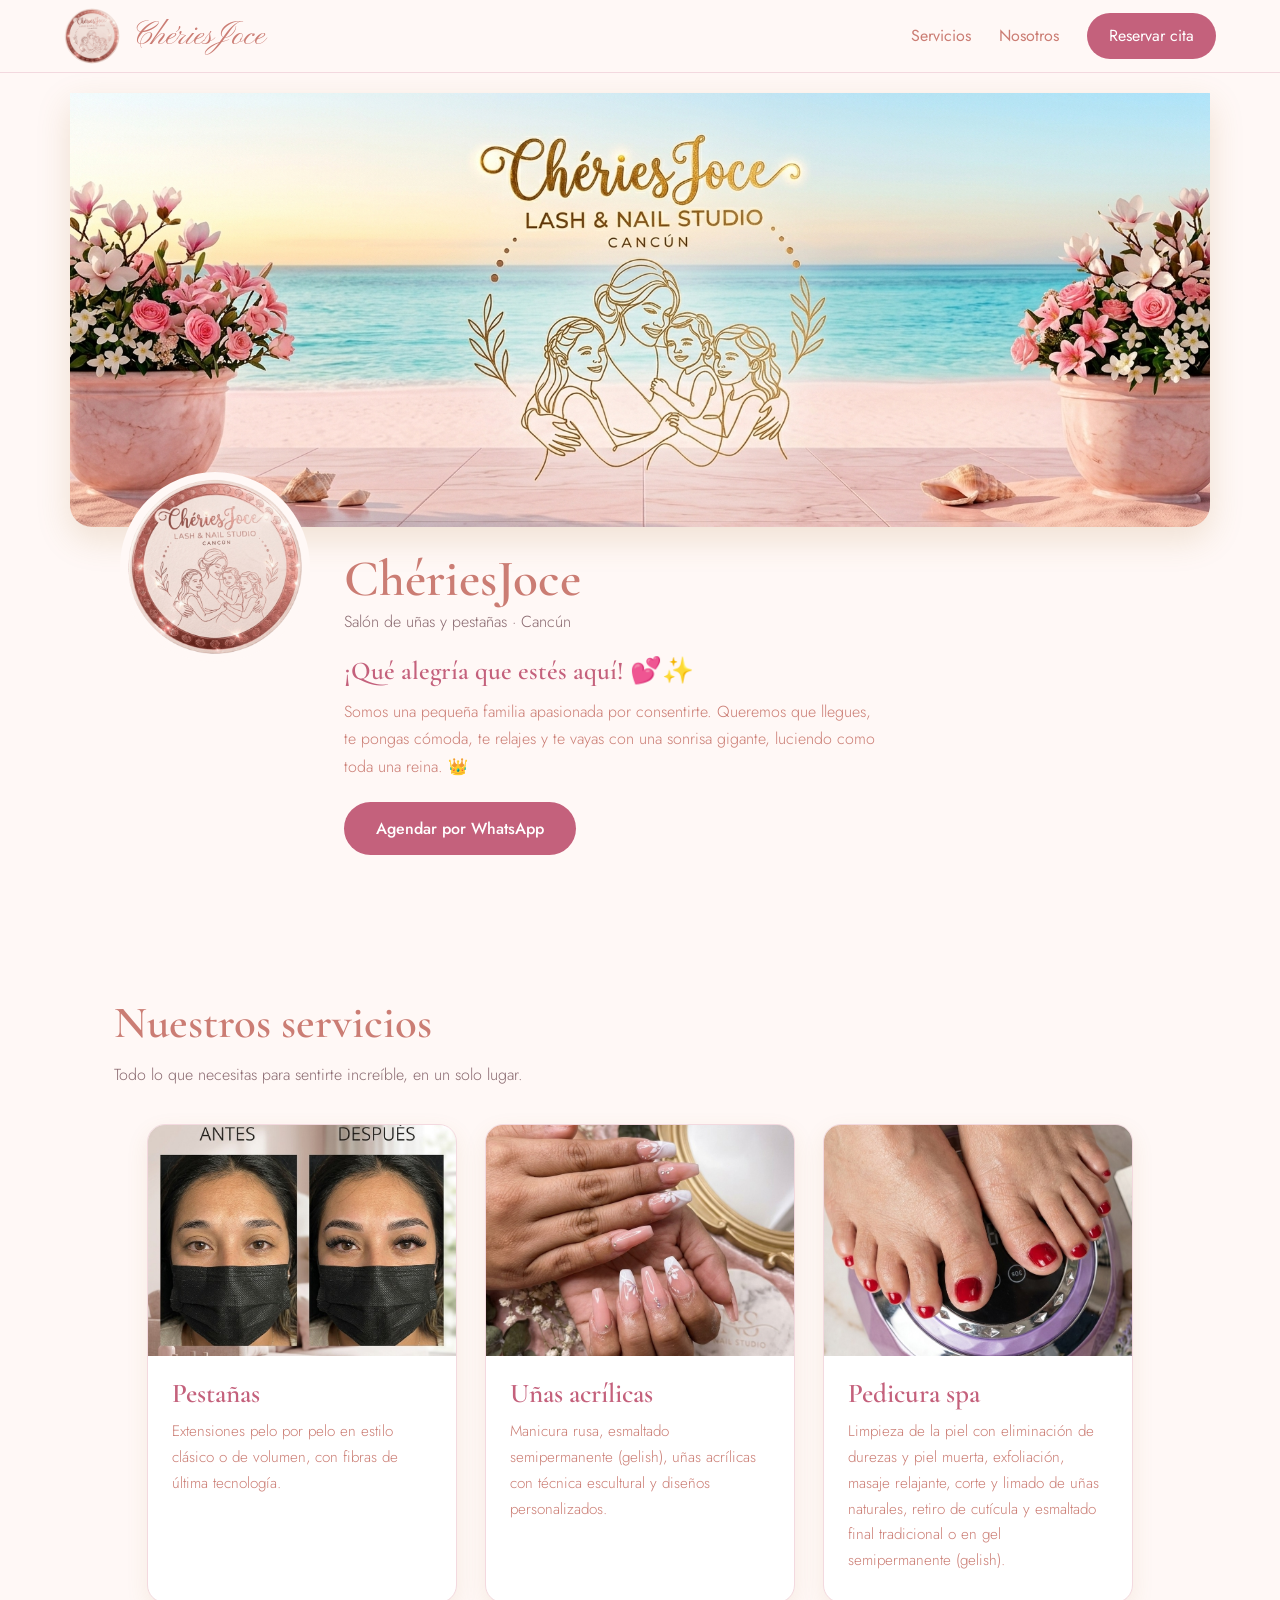
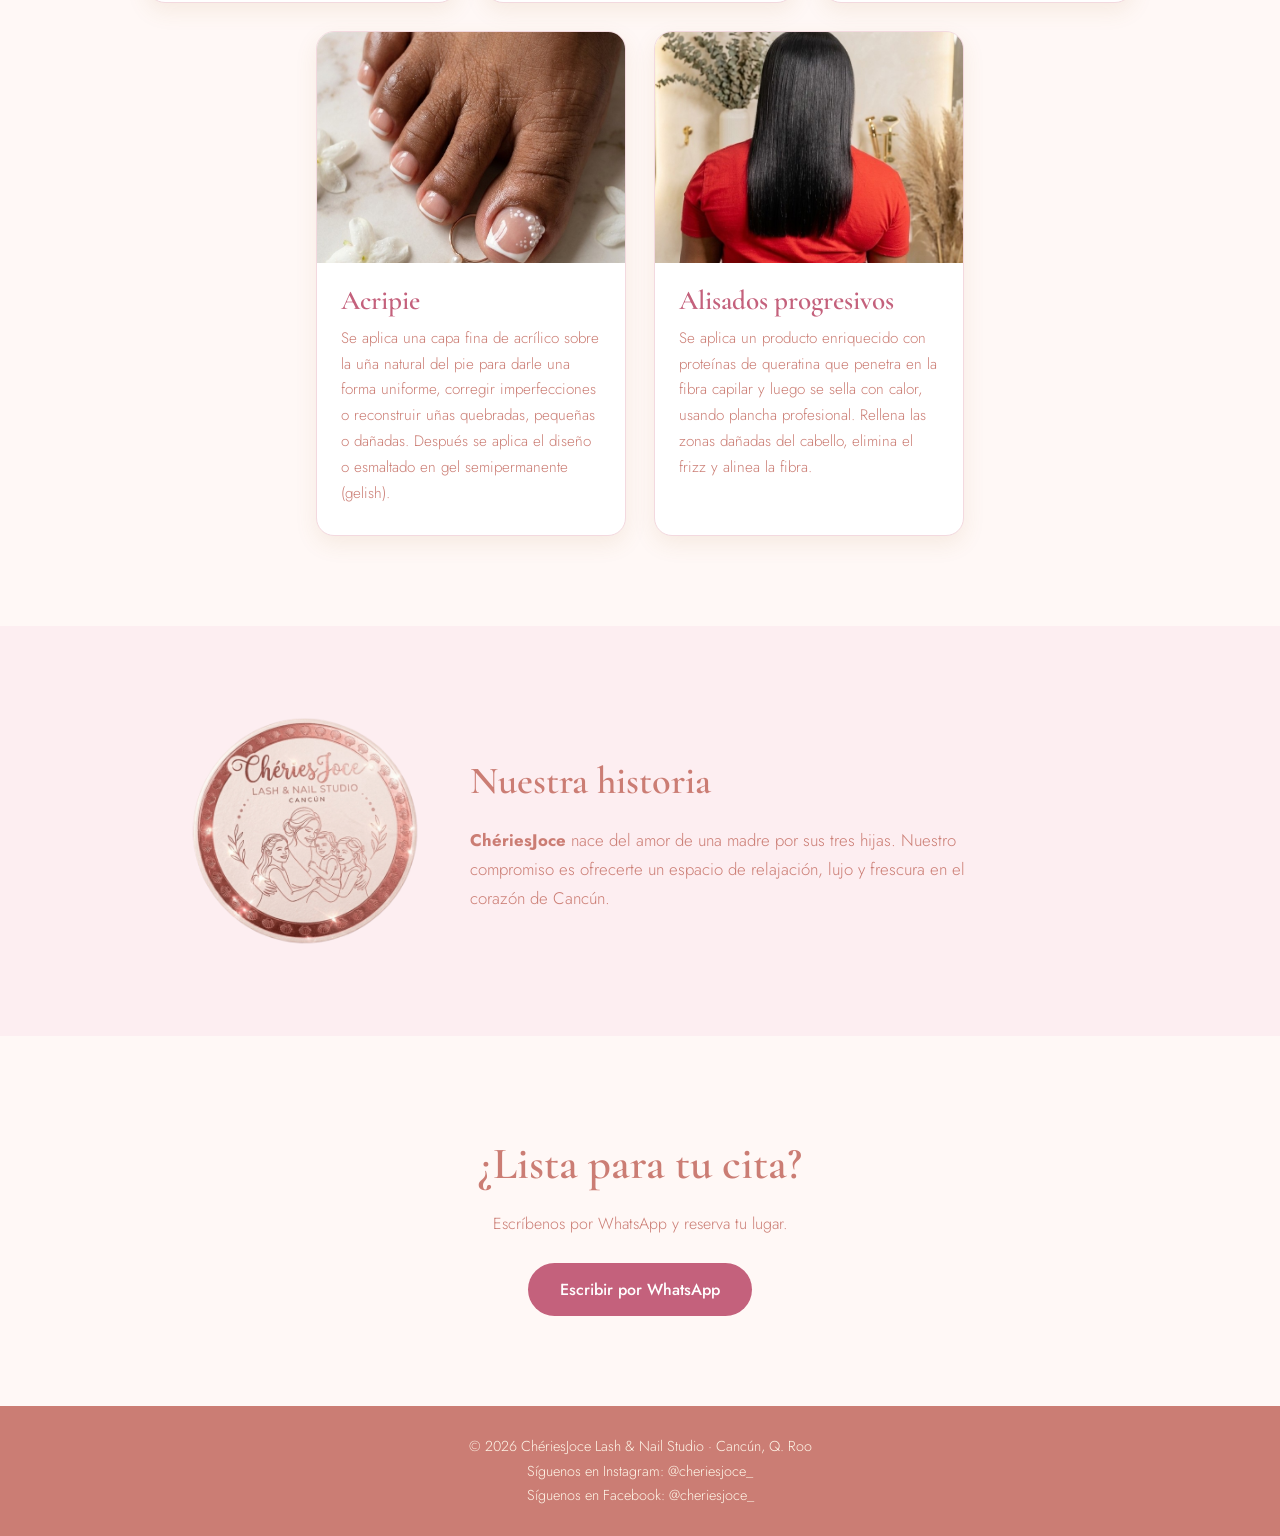
<file: index.html>
<!DOCTYPE html>
<html lang="es">
<head>
    <meta charset="UTF-8">
    <meta name="viewport" content="width=device-width, initial-scale=1.0">
    <meta name="description" content="ChériesJoce Lash & Nail Studio en Cancún: pestañas, uñas acrílicas, pedicura spa, acripie y alisados progresivos.">
    <title>ChériesJoce | Lash & Nail Studio Cancún</title>
    <link rel="stylesheet" href="styles.css">
    <link rel="preconnect" href="https://fonts.googleapis.com">
    <link rel="preconnect" href="https://fonts.gstatic.com" crossorigin>
    <link href="https://fonts.googleapis.com/css2?family=Cormorant+Garamond:wght@500;600&family=Jost:wght@300;400;500&family=Pinyon+Script&display=swap" rel="stylesheet">
</head>
<body>

    <header class="header">
        <a href="#inicio" class="logo-container">
            <img src="logo 1 .png" alt="Logo de ChériesJoce" class="logo-img">
            <span class="brand">ChériesJoce</span>
        </a>
        <nav class="nav" aria-label="Navegación principal">
            <a href="#servicios" class="nav-link">Servicios</a>
            <a href="#nosotros" class="nav-link">Nosotros</a>
            <a href="https://wa.me/529983980325" target="_blank" rel="noopener" class="btn-reserva">Reservar cita</a>
        </nav>
    </header>

    <main>
        <section id="inicio" class="cover">
            <div class="banner">
                <img src="logo 2.jpg" alt="ChériesJoce Lash & Nail Studio Cancún, frente al mar con flores rosas">
            </div>
            <div class="profile">
                <img src="logo 1 .png" alt="" class="profile-logo">
                <div class="profile-text">
                    <h1>ChériesJoce</h1>
                    <p class="kind">Salón de uñas y pestañas · Cancún</p>
                    <p class="welcome">¡Qué alegría que estés aquí! 💕✨</p>
                    <p>Somos una pequeña familia apasionada por consentirte. Queremos que llegues, te pongas cómoda, te relajes y te vayas con una sonrisa gigante, luciendo como toda una reina. 👑</p>
                    <a href="https://wa.me/529983980325" target="_blank" rel="noopener" class="btn-primary">Agendar por WhatsApp</a>
                </div>
            </div>
        </section>

        <section id="servicios" class="services">
            <div class="section-head">
                <h2>Nuestros servicios</h2>
                <p>Todo lo que necesitas para sentirte increíble, en un solo lugar.</p>
            </div>

            <ul class="service-grid">
                <li class="service-card">
                    <div class="card-media" data-emoji="💫">
                        <img src="pestañas.jpg" alt="Pestañas en ChériesJoce" loading="lazy" onerror="this.remove()">
                    </div>
                    <div class="card-body">
                        <h3>Pestañas</h3>
                        <p>Extensiones pelo por pelo en estilo clásico o de volumen, con fibras de última tecnología.</p>
                    </div>
                </li>
                <li class="service-card">
                    <div class="card-media" data-emoji="💅">
                        <img src="Acrilico.jpg" alt="Uñas acrílicas en ChériesJoce" loading="lazy" onerror="this.remove()">
                    </div>
                    <div class="card-body">
                        <h3>Uñas acrílicas</h3>
                        <p>Manicura rusa, esmaltado semipermanente (gelish), uñas acrílicas con técnica escultural y diseños personalizados.</p>
                    </div>
                </li>
                <li class="service-card">
                    <div class="card-media" data-emoji="🌸">
                        <img src="Pedicura.jpg" alt="Pedicura spa en ChériesJoce" loading="lazy" onerror="this.remove()">
                    </div>
                    <div class="card-body">
                        <h3>Pedicura spa</h3>
                        <p>Limpieza de la piel con eliminación de durezas y piel muerta, exfoliación, masaje relajante, corte y limado de uñas naturales, retiro de cutícula y esmaltado final tradicional o en gel semipermanente (gelish).</p>
                    </div>
                </li>
                <li class="service-card">
                    <div class="card-media" data-emoji="✨">
                        <img src="Acripie.jpg" alt="Acripie en ChériesJoce" loading="lazy" onerror="this.remove()">
                    </div>
                    <div class="card-body">
                        <h3>Acripie</h3>
                        <p>Se aplica una capa fina de acrílico sobre la uña natural del pie para darle una forma uniforme, corregir imperfecciones o reconstruir uñas quebradas, pequeñas o dañadas. Después se aplica el diseño o esmaltado en gel semipermanente (gelish).</p>
                    </div>
                </li>
                <li class="service-card">
                    <div class="card-media" data-emoji="💆‍♀️">
                        <img src="Alisados Progresivos.jpg" alt="Alisados progresivos en ChériesJoce" loading="lazy" onerror="this.remove()">
                    </div>
                    <div class="card-body">
                        <h3>Alisados progresivos</h3>
                        <p>Se aplica un producto enriquecido con proteínas de queratina que penetra en la fibra capilar y luego se sella con calor, usando plancha profesional. Rellena las zonas dañadas del cabello, elimina el frizz y alinea la fibra.</p>
                    </div>
                </li>
            </ul>
        </section>

        <section id="nosotros" class="about">
            <div class="about-container">
                <img src="logo 1 .png" alt="Logo de ChériesJoce" class="about-img">
                <div class="about-text">
                    <h2>Nuestra historia</h2>
                    <p><strong>ChériesJoce</strong> nace del amor de una madre por sus tres hijas. Nuestro compromiso es ofrecerte un espacio de relajación, lujo y frescura en el corazón de Cancún.</p>
                </div>
            </div>
        </section>

        <section id="contacto" class="contact">
            <h2>¿Lista para tu cita?</h2>
            <p>Escríbenos por WhatsApp y reserva tu lugar.</p>
            <a href="https://wa.me/529983980325" target="_blank" rel="noopener" class="btn-primary">Escribir por WhatsApp</a>
        </section>
    </main>

    <footer class="footer">
        <p>&copy; 2026 ChériesJoce Lash & Nail Studio · Cancún, Q. Roo</p>
        <p>Síguenos en Instagram: @cheriesjoce_</p>
        <p>Síguenos en Facebook: @cheriesjoce_</p>
    </footer>

</body>
</html>
</file>
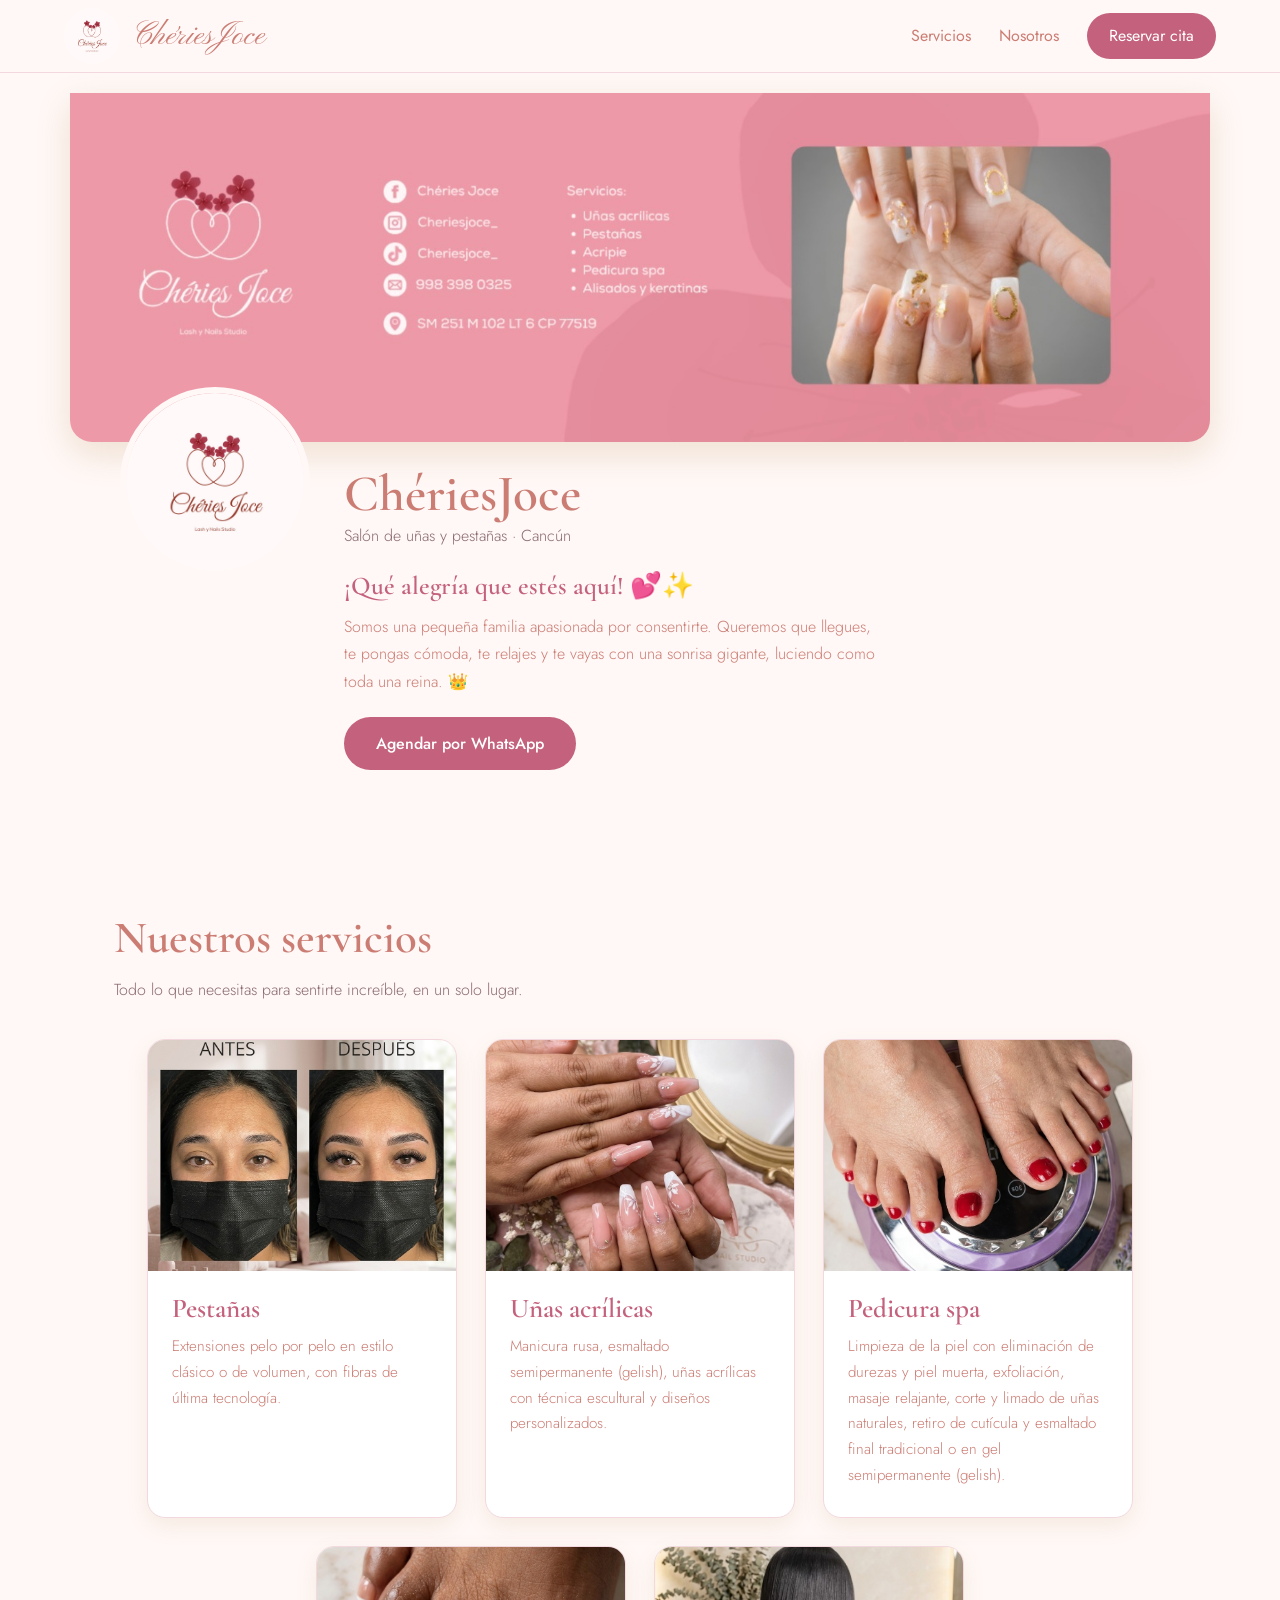
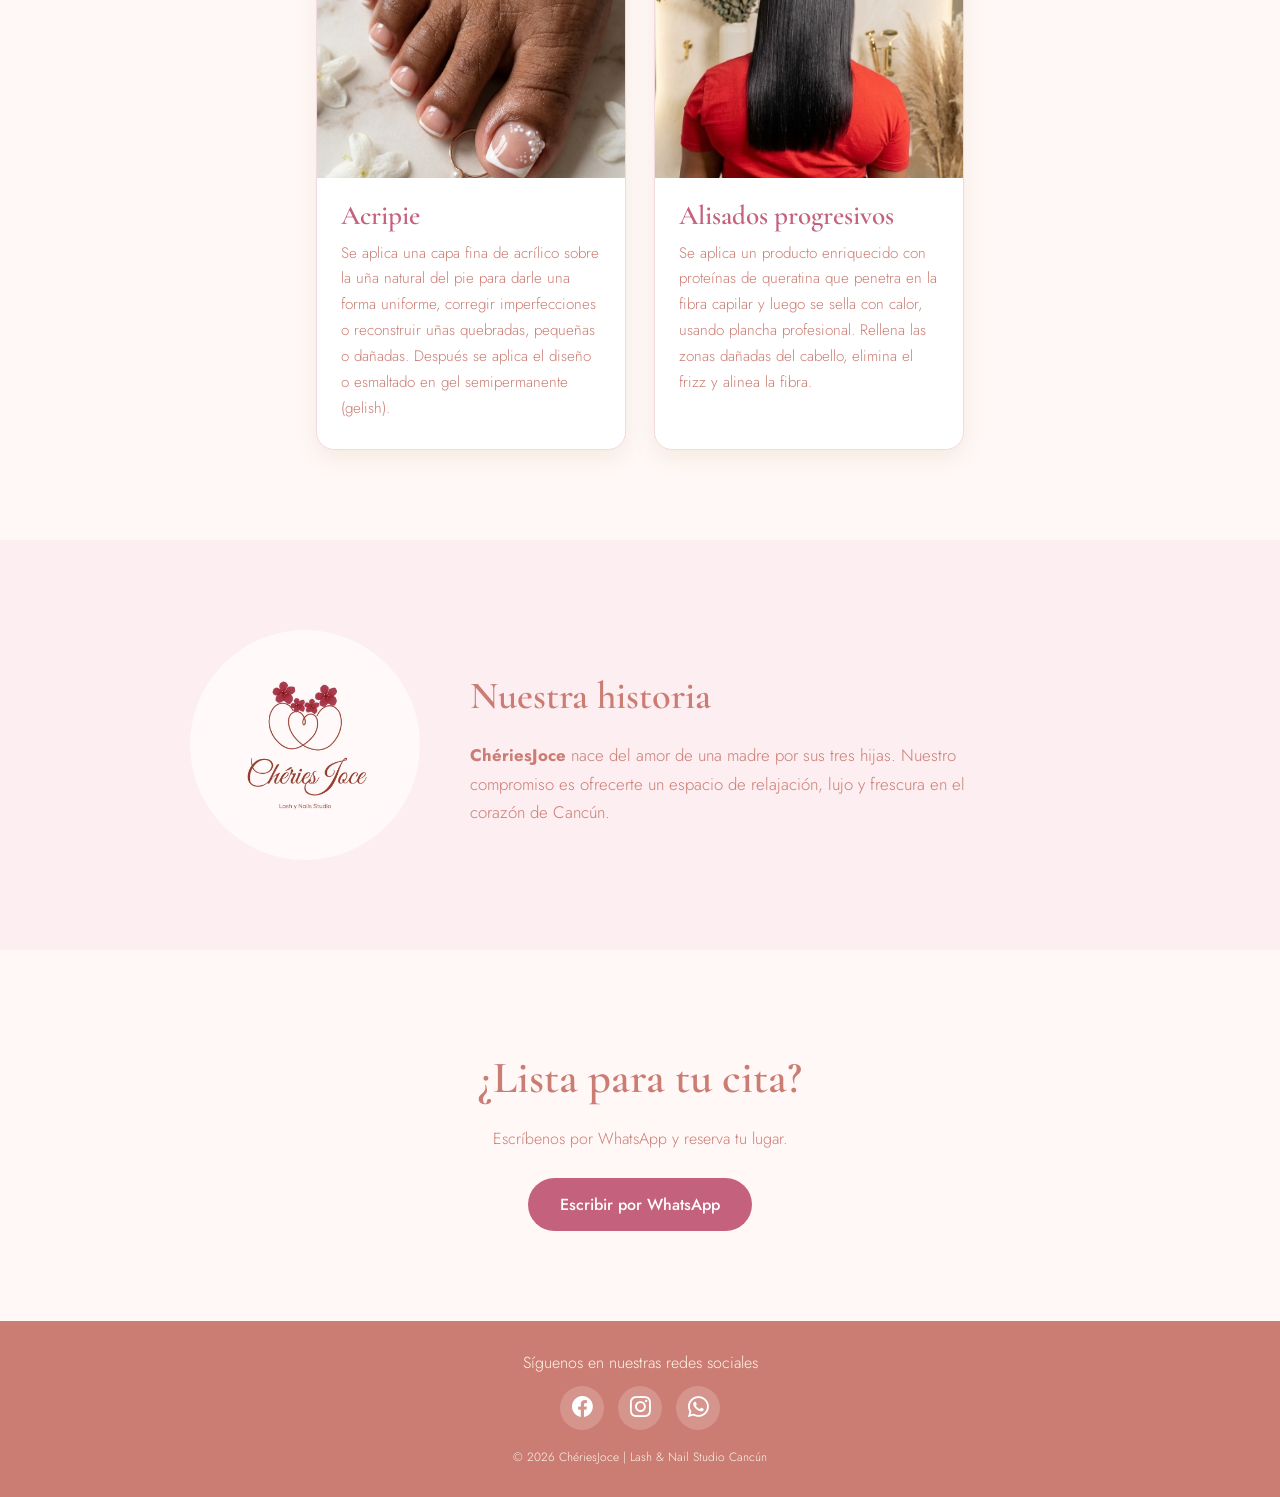
<file: cheriesjoce/index.html>
<!DOCTYPE html>
<html lang="es">
<head>
    <meta charset="UTF-8">
    <meta name="viewport" content="width=device-width, initial-scale=1.0">
    <meta name="description" content="ChériesJoce Lash & Nail Studio en Cancún: pestañas, uñas acrílicas, pedicura spa, acripie y alisados progresivos.">
    <title>ChériesJoce | Lash & Nail Studio Cancún</title>
    <link rel="stylesheet" href="styles.css">
    <link rel="preconnect" href="https://fonts.googleapis.com">
    <link rel="preconnect" href="https://fonts.gstatic.com" crossorigin>
    <link href="https://fonts.googleapis.com/css2?family=Cormorant+Garamond:wght@500;600&family=Jost:wght@300;400;500&family=Pinyon+Script&display=swap" rel="stylesheet">
    <link rel="stylesheet" href="https://cdn.jsdelivr.net/npm/bootstrap-icons@1.11.3/font/bootstrap-icons.min.css">
</head>
<body>

    <header class="header">
        <a href="#inicio" class="logo-container">
            <img src="logo 2.jpeg" alt="Logo de ChériesJoce" class="logo-img">
            <span class="brand">ChériesJoce</span>
        </a>
        <nav class="nav" aria-label="Navegación principal">
            <a href="#servicios" class="nav-link">Servicios</a>
            <a href="#nosotros" class="nav-link">Nosotros</a>
            <a href="https://wa.me/529983980325" target="_blank" rel="noopener" class="btn-reserva">Reservar cita</a>
        </nav>
    </header>

    <main>
        <section id="inicio" class="cover">
            <div class="banner">
                <img src="fondo 1.jpeg" alt="ChériesJoce Lash & Nail Studio Cancún, frente al mar con flores rosas">
            </div>
            <div class="profile">
                <img src="logo 2.jpeg" alt="" class="profile-logo">
                <div class="profile-text">
                    <h1>ChériesJoce</h1>
                    <p class="kind">Salón de uñas y pestañas · Cancún</p>
                    <p class="welcome">¡Qué alegría que estés aquí! 💕✨</p>
                    <p>Somos una pequeña familia apasionada por consentirte. Queremos que llegues, te pongas cómoda, te relajes y te vayas con una sonrisa gigante, luciendo como toda una reina. 👑</p>
                    <a href="https://wa.me/529983980325" target="_blank" rel="noopener" class="btn-primary">Agendar por WhatsApp</a>
                </div>
            </div>
        </section>

        <section id="servicios" class="services">
            <div class="section-head">
                <h2>Nuestros servicios</h2>
                <p>Todo lo que necesitas para sentirte increíble, en un solo lugar.</p>
            </div>

            <ul class="service-grid">
                <li class="service-card">
                    <div class="card-media" data-emoji="💫">
                        <img src="pestañas.jpg" alt="Pestañas en ChériesJoce" loading="lazy" onerror="this.remove()">
                    </div>
                    <div class="card-body">
                        <h3>Pestañas</h3>
                        <p>Extensiones pelo por pelo en estilo clásico o de volumen, con fibras de última tecnología.</p>
                    </div>
                </li>
                <li class="service-card">
                    <div class="card-media" data-emoji="💅">
                        <img src="Acrilico.jpg" alt="Uñas acrílicas en ChériesJoce" loading="lazy" onerror="this.remove()">
                    </div>
                    <div class="card-body">
                        <h3>Uñas acrílicas</h3>
                        <p>Manicura rusa, esmaltado semipermanente (gelish), uñas acrílicas con técnica escultural y diseños personalizados.</p>
                    </div>
                </li>
                <li class="service-card">
                    <div class="card-media" data-emoji="🌸">
                        <img src="Pedicura.jpg" alt="Pedicura spa en ChériesJoce" loading="lazy" onerror="this.remove()">
                    </div>
                    <div class="card-body">
                        <h3>Pedicura spa</h3>
                        <p>Limpieza de la piel con eliminación de durezas y piel muerta, exfoliación, masaje relajante, corte y limado de uñas naturales, retiro de cutícula y esmaltado final tradicional o en gel semipermanente (gelish).</p>
                    </div>
                </li>
                <li class="service-card">
                    <div class="card-media" data-emoji="✨">
                        <img src="Acripie.jpg" alt="Acripie en ChériesJoce" loading="lazy" onerror="this.remove()">
                    </div>
                    <div class="card-body">
                        <h3>Acripie</h3>
                        <p>Se aplica una capa fina de acrílico sobre la uña natural del pie para darle una forma uniforme, corregir imperfecciones o reconstruir uñas quebradas, pequeñas o dañadas. Después se aplica el diseño o esmaltado en gel semipermanente (gelish).</p>
                    </div>
                </li>
                <li class="service-card">
                    <div class="card-media" data-emoji="💆‍♀️">
                        <img src="Alisados Progresivos.jpg" alt="Alisados progresivos en ChériesJoce" loading="lazy" onerror="this.remove()">
                    </div>
                    <div class="card-body">
                        <h3>Alisados progresivos</h3>
                        <p>Se aplica un producto enriquecido con proteínas de queratina que penetra en la fibra capilar y luego se sella con calor, usando plancha profesional. Rellena las zonas dañadas del cabello, elimina el frizz y alinea la fibra.</p>
                    </div>
                </li>
            </ul>
        </section>

        <section id="nosotros" class="about">
            <div class="about-container">
                <img src="logo 2.jpeg" alt="Logo de ChériesJoce" class="about-img">
                <div class="about-text">
                    <h2>Nuestra historia</h2>
                    <p><strong>ChériesJoce</strong> nace del amor de una madre por sus tres hijas. Nuestro compromiso es ofrecerte un espacio de relajación, lujo y frescura en el corazón de Cancún.</p>
                </div>
            </div>
        </section>

        <section id="contacto" class="contact">
            <h2>¿Lista para tu cita?</h2>
            <p>Escríbenos por WhatsApp y reserva tu lugar.</p>
            <a href="https://wa.me/529983980325" target="_blank" rel="noopener" class="btn-primary">Escribir por WhatsApp</a>
        </section>
    </main>

  <footer class="footer">
    <div class="footer-social">
        <p>Síguenos en nuestras redes sociales</p>
        <div class="social-icons">
            <a href="https://www.facebook.com/profile.php?id=61595671974881&locale=es_LA" target="_blank" rel="noopener" aria-label="Facebook"><i class="bi bi-facebook"></i></a>
            <a href="https://www.instagram.com/cheriesjoce_/" target="_blank" rel="noopener" aria-label="Instagram"><i class="bi bi-instagram"></i></a>
            <a href="https://wa.me/529983980325" target="_blank" rel="noopener" aria-label="WhatsApp"><i class="bi bi-whatsapp"></i></a>
        </div>
    </div>
    <small>&copy; 2026 ChériesJoce | Lash &amp; Nail Studio Cancún</small>
</footer>

</body>
</html>
</file>
<file: styles.css>
:root {
    --gold: #cb7d74;
    --gold-light: #fc98fc;
    --pink: #e98fa5;
    --pink-dark: #c4617c;
    --blush: #fdeef1;
    --sand: #fff8f6;
    --sea: #3fb5bd;
    --ink: #cb7d74;
}

* { margin: 0; padding: 0; box-sizing: border-box; }

html { scroll-behavior: smooth; scroll-padding-top: 90px; }

body {
    font-family: 'Jost', sans-serif;
    font-weight: 300;
    background: var(--sand);
    color: var(--ink);
    line-height: 1.7;
}

h1, h2, h3 { font-family: 'Cormorant Garamond', serif; font-weight: 600; }
.brand { font-family: 'Pinyon Script', cursive; }

a:focus-visible { outline: 3px solid var(--sea); outline-offset: 3px; }

/* Brillo suave de los logos 
@keyframes brillo-logo {
    0%, 100% {
        box-shadow: 0 0 0 0 rgba(252, 152, 252, 0), 0 6px 18px rgba(74, 51, 56, .15);
        filter: brightness(1);
    }
    50% {
        box-shadow: 0 0 22px 6px rgba(252, 152, 252, .45), 0 0 40px 12px rgba(203, 125, 116, .25);
        filter: brightness(1.12) saturate(1.1);
    }
}*/

.logo-img,
.profile-logo,
.about-img {
    animation: brillo-logo 3.6s ease-in-out infinite;
}

/* Encabezado */
.header {
    display: flex;
    justify-content: space-between;
    align-items: center;
    padding: 8px 5vw;
    background: rgba(255, 248, 246, .94);
    backdrop-filter: blur(8px);
    border-bottom: 1px solid #f3d9df;
    position: sticky;
    top: 0;
    z-index: 100;
}

.logo-container { display: flex; align-items: center; gap: 12px; text-decoration: none; }
.logo-img { width: 56px; height: 56px; border-radius: 50%; }
.brand { font-size: 2rem; color: var(--gold); line-height: 1; }

.nav { display: flex; align-items: center; gap: 28px; }
.nav-link { text-decoration: none; color: var(--ink); font-weight: 400; transition: color .25s; }
.nav-link:hover { color: var(--pink-dark); }

.btn-reserva {
    background: var(--pink-dark);
    color: #fff;
    padding: 9px 22px;
    border-radius: 999px;
    text-decoration: none;
    font-weight: 400;
    transition: background .25s;
}
.btn-reserva:hover { background: var(--gold); }

/* Portada estilo Facebook: banner + perfil */
.cover { max-width: 1180px; margin: 0 auto; padding: 20px 20px 0; }

.banner { border-radius: 0 0 22px 22px; overflow: hidden; box-shadow: 0 12px 34px rgba(168, 116, 45, .18); }
.banner img { display: block; width: 100%; height: auto; }

.profile {
    display: flex;
    align-items: flex-start;
    gap: 34px;
    padding: 0 clamp(10px, 4vw, 50px) 60px;
}

.profile-logo {
    width: 190px;
    height: 190px;
    border-radius: 50%;
    margin-top: -55px;
    flex-shrink: 0;
    border: 6px solid var(--sand);
    background: var(--sand);
}

.profile-text { padding-top: 24px; max-width: 60ch; }
.profile h1 { font-size: clamp(2.2rem, 4.5vw, 3.2rem); color: var(--gold); line-height: 1.1; }
.kind { color: #8a6a70; margin-bottom: 14px; }
.welcome { font-family: 'Cormorant Garamond', serif; font-size: 1.6rem; font-weight: 600; color: var(--pink-dark); margin-bottom: 6px; }
.profile-text > p:not(.kind):not(.welcome) { margin-bottom: 22px; }

.btn-primary {
    display: inline-block;
    background: var(--pink-dark);
    color: #fff;
    padding: 13px 32px;
    border-radius: 999px;
    text-decoration: none;
    font-weight: 500;
    transition: background .25s, transform .25s;
}
.btn-primary:hover { background: var(--gold); transform: translateY(-2px); }

/* Servicios */
.services { padding: 70px 5vw 90px; max-width: 1180px; margin: 0 auto; }
.section-head { margin-bottom: 36px; }
.section-head h2 { font-size: clamp(2rem, 4vw, 2.8rem); color: var(--gold); }
.section-head p { color: #8a6a70; }

.service-grid {
    list-style: none;
    display: flex;
    flex-wrap: wrap;
    justify-content: center;
    gap: 28px;
}

.service-card {
    position: relative;
    width: 310px;
    background: #fff;
    border-radius: 18px;
    overflow: hidden;
    border: 1px solid #f3d9df;
    box-shadow: 0 8px 22px rgba(168, 116, 45, .10);
    display: flex;
    flex-direction: column;
    transition: transform .35s ease, box-shadow .35s ease, border-color .35s ease;
}

/* Las tarjetas crecen y se elevan al pasar el cursor */
.service-card:hover,
.service-card:focus-within {
    transform: translateY(-8px) scale(1.05);
    box-shadow: 0 22px 44px rgba(196, 97, 124, .24);
    border-color: var(--pink);
    z-index: 2;
}

.card-media {
    position: relative;
    aspect-ratio: 4 / 3;
    overflow: hidden;
    background: linear-gradient(135deg, #fdeef1, #f8d3dc 60%, #f3e2c4);
    display: flex;
    align-items: center;
    justify-content: center;
}
.card-media::before { content: attr(data-emoji); font-size: 3.4rem; position: absolute; }
.card-media img {
    position: relative;
    width: 100%;
    height: 100%;
    object-fit: cover;
    display: block;
    transition: transform .6s ease;
}
.service-card:hover .card-media img { transform: scale(1.08); }

.card-body { padding: 22px 24px 28px; }
.card-body h3 { font-size: 1.7rem; color: var(--pink-dark); line-height: 1.2; margin-bottom: 8px; transition: color .3s; }
.service-card:hover .card-body h3 { color: var(--gold); }
.card-body p { font-size: .95rem; }

/* Nosotros */
.about { background: var(--blush); padding: 90px 5vw; }
.about-container { max-width: 900px; margin: 0 auto; display: flex; align-items: center; gap: 50px; flex-wrap: wrap; }
.about-img { width: 230px; height: 230px; border-radius: 50%; }
.about-text { flex: 1; min-width: 260px; }
.about-text h2 { font-size: 2.4rem; color: var(--gold); margin-bottom: 12px; }
.about-text p { max-width: 55ch; font-size: 1.05rem; }

/* Contacto */
.contact { text-align: center; padding: 90px 5vw; }
.contact h2 { font-size: clamp(2rem, 4vw, 2.8rem); color: var(--gold); }
.contact p { margin: 8px 0 26px; }

/* Pie */
.footer { background: var(--gold); color: #fff6e8; text-align: center; padding: 28px 5vw; font-size: .9rem; }

/* Móvil */
@media (max-width: 760px) {
    .nav-link { display: none; }
    .cover { padding: 12px 12px 0; }
    .profile { flex-direction: column; align-items: center; text-align: center; gap: 0; padding-bottom: 44px; }
    .profile-logo { width: 150px; height: 150px; margin-top: -60px; }
    .profile-text { padding-top: 16px; }
    .service-card { width: 100%; max-width: 420px; }
    .about-container { justify-content: center; text-align: center; }
    .btn-reserva {
        white-space: nowrap;
        padding: 7px 14px;
        font-size: .8rem;
    }
}

/* En pantallas táctiles no hay cursor: solo un pequeño efecto al tocar */
@media (hover: none) {
    .service-card:hover { transform: none; }
    .service-card:active { transform: scale(1.03); }
}

/* Respeta a quien desactiva las animaciones en su dispositivo */
@media (prefers-reduced-motion: reduce) {
    html { scroll-behavior: auto; }
    * { transition: none !important; }
    .logo-img, .profile-logo, .about-img { animation: none; }
    .service-card:hover { transform: none; }
}
</file>
<file: cheriesjoce/styles.css>
:root {
    --gold: #cb7d74;
    --gold-light: #fc98fc;
    --pink: #e98fa5;
    --pink-dark: #c4617c;
    --blush: #fdeef1;
    --sand: #fff8f6;
    --sea: #3fb5bd;
    --ink: #cb7d74;
}

* { margin: 0; padding: 0; box-sizing: border-box; }

html { scroll-behavior: smooth; scroll-padding-top: 90px; }

body {
    font-family: 'Jost', sans-serif;
    font-weight: 300;
    background: var(--sand);
    color: var(--ink);
    line-height: 1.7;
}

h1, h2, h3 { font-family: 'Cormorant Garamond', serif; font-weight: 600; }
.brand { font-family: 'Pinyon Script', cursive; }

a:focus-visible { outline: 3px solid var(--sea); outline-offset: 3px; }

/* Brillo suave de los logos 
@keyframes brillo-logo {
    0%, 100% {
        box-shadow: 0 0 0 0 rgba(252, 152, 252, 0), 0 6px 18px rgba(74, 51, 56, .15);
        filter: brightness(1);
    }
    50% {
        box-shadow: 0 0 22px 6px rgba(252, 152, 252, .45), 0 0 40px 12px rgba(203, 125, 116, .25);
        filter: brightness(1.12) saturate(1.1);
    }
}*/

.logo-img,
.profile-logo,
.about-img {
    animation: brillo-logo 3.6s ease-in-out infinite;
}

/* Encabezado */
.header {
    display: flex;
    justify-content: space-between;
    align-items: center;
    padding: 8px 5vw;
    background: rgba(255, 248, 246, .94);
    backdrop-filter: blur(8px);
    border-bottom: 1px solid #f3d9df;
    position: sticky;
    top: 0;
    z-index: 100;
}

.logo-container { display: flex; align-items: center; gap: 12px; text-decoration: none; }
.logo-img { width: 56px; height: 56px; border-radius: 50%; }
.brand { font-size: 2rem; color: var(--gold); line-height: 1; }

.nav { display: flex; align-items: center; gap: 28px; }
.nav-link { text-decoration: none; color: var(--ink); font-weight: 400; transition: color .25s; }
.nav-link:hover { color: var(--pink-dark); }

.btn-reserva {
    background: var(--pink-dark);
    color: #fff;
    padding: 9px 22px;
    border-radius: 999px;
    text-decoration: none;
    font-weight: 400;
    transition: background .25s;
}
.btn-reserva:hover { background: var(--gold); }

/* Portada estilo Facebook: banner + perfil */
.cover { max-width: 1180px; margin: 0 auto; padding: 20px 20px 0; }

.banner { border-radius: 0 0 22px 22px; overflow: hidden; box-shadow: 0 12px 34px rgba(168, 116, 45, .18); }
.banner img { display: block; width: 100%; height: auto; }

.profile {
    display: flex;
    align-items: flex-start;
    gap: 34px;
    padding: 0 clamp(10px, 4vw, 50px) 60px;
}

.profile-logo {
    width: 190px;
    height: 190px;
    border-radius: 50%;
    margin-top: -55px;
    flex-shrink: 0;
    border: 6px solid var(--sand);
    background: var(--sand);
}

.profile-text { padding-top: 24px; max-width: 60ch; }
.profile h1 { font-size: clamp(2.2rem, 4.5vw, 3.2rem); color: var(--gold); line-height: 1.1; }
.kind { color: #8a6a70; margin-bottom: 14px; }
.welcome { font-family: 'Cormorant Garamond', serif; font-size: 1.6rem; font-weight: 600; color: var(--pink-dark); margin-bottom: 6px; }
.profile-text > p:not(.kind):not(.welcome) { margin-bottom: 22px; }

.btn-primary {
    display: inline-block;
    background: var(--pink-dark);
    color: #fff;
    padding: 13px 32px;
    border-radius: 999px;
    text-decoration: none;
    font-weight: 500;
    transition: background .25s, transform .25s;
}
.btn-primary:hover { background: var(--gold); transform: translateY(-2px); }

/* Servicios */
.services { padding: 70px 5vw 90px; max-width: 1180px; margin: 0 auto; }
.section-head { margin-bottom: 36px; }
.section-head h2 { font-size: clamp(2rem, 4vw, 2.8rem); color: var(--gold); }
.section-head p { color: #8a6a70; }

.service-grid {
    list-style: none;
    display: flex;
    flex-wrap: wrap;
    justify-content: center;
    gap: 28px;
}

.service-card {
    position: relative;
    width: 310px;
    background: #fff;
    border-radius: 18px;
    overflow: hidden;
    border: 1px solid #f3d9df;
    box-shadow: 0 8px 22px rgba(168, 116, 45, .10);
    display: flex;
    flex-direction: column;
    transition: transform .35s ease, box-shadow .35s ease, border-color .35s ease;
}

/* Las tarjetas crecen y se elevan al pasar el cursor */
.service-card:hover,
.service-card:focus-within {
    transform: translateY(-8px) scale(1.05);
    box-shadow: 0 22px 44px rgba(196, 97, 124, .24);
    border-color: var(--pink);
    z-index: 2;
}

.card-media {
    position: relative;
    aspect-ratio: 4 / 3;
    overflow: hidden;
    background: linear-gradient(135deg, #fdeef1, #f8d3dc 60%, #f3e2c4);
    display: flex;
    align-items: center;
    justify-content: center;
}
.card-media::before { content: attr(data-emoji); font-size: 3.4rem; position: absolute; }
.card-media img {
    position: relative;
    width: 100%;
    height: 100%;
    object-fit: cover;
    display: block;
    transition: transform .6s ease;
}
.service-card:hover .card-media img { transform: scale(1.08); }

.card-body { padding: 22px 24px 28px; }
.card-body h3 { font-size: 1.7rem; color: var(--pink-dark); line-height: 1.2; margin-bottom: 8px; transition: color .3s; }
.service-card:hover .card-body h3 { color: var(--gold); }
.card-body p { font-size: .95rem; }

/* Nosotros */
.about { background: var(--blush); padding: 90px 5vw; }
.about-container { max-width: 900px; margin: 0 auto; display: flex; align-items: center; gap: 50px; flex-wrap: wrap; }
.about-img { width: 230px; height: 230px; border-radius: 50%; }
.about-text { flex: 1; min-width: 260px; }
.about-text h2 { font-size: 2.4rem; color: var(--gold); margin-bottom: 12px; }
.about-text p { max-width: 55ch; font-size: 1.05rem; }

/* Contacto */
.contact { text-align: center; padding: 90px 5vw; }
.contact h2 { font-size: clamp(2rem, 4vw, 2.8rem); color: var(--gold); }
.contact p { margin: 8px 0 26px; }

/* Pie */
.footer { background: var(--gold); color: #fff6e8; text-align: center; padding: 28px 5vw; font-size: .9rem; }
.footer-social { margin-bottom: 14px; }
.footer-social p { margin-bottom: 10px; font-size: 1rem; }

.social-icons { display: flex; justify-content: center; gap: 14px; }

.social-icons a {
    width: 44px;
    height: 44px;
    border-radius: 50%;
    display: flex;
    align-items: center;
    justify-content: center;
    background: rgba(255, 255, 255, .18);
    color: #fff;
    font-size: 1.3rem;
    text-decoration: none;
    transition: background .3s, color .3s, transform .3s;
}

.social-icons a:hover {
    background: #fff;
    color: var(--pink-dark);
    transform: translateY(-4px);
}

/* Móvil */
@media (max-width: 760px) {
    .nav-link { display: none; }
    .cover { padding: 12px 12px 0; }
    .profile { flex-direction: column; align-items: center; text-align: center; gap: 0; padding-bottom: 44px; }
    .profile-logo { width: 150px; height: 150px; margin-top: -60px; }
    .profile-text { padding-top: 16px; }
    .service-card { width: 100%; max-width: 420px; }
    .about-container { justify-content: center; text-align: center; }
}

/* En pantallas táctiles no hay cursor: solo un pequeño efecto al tocar */
@media (hover: none) {
    .service-card:hover { transform: none; }
    .service-card:active { transform: scale(1.03); }
}

/* Respeta a quien desactiva las animaciones en su dispositivo */
@media (prefers-reduced-motion: reduce) {
    html { scroll-behavior: auto; }
    * { transition: none !important; }
    .logo-img, .profile-logo, .about-img { animation: none; }
    .service-card:hover { transform: none; }
}
</file>
